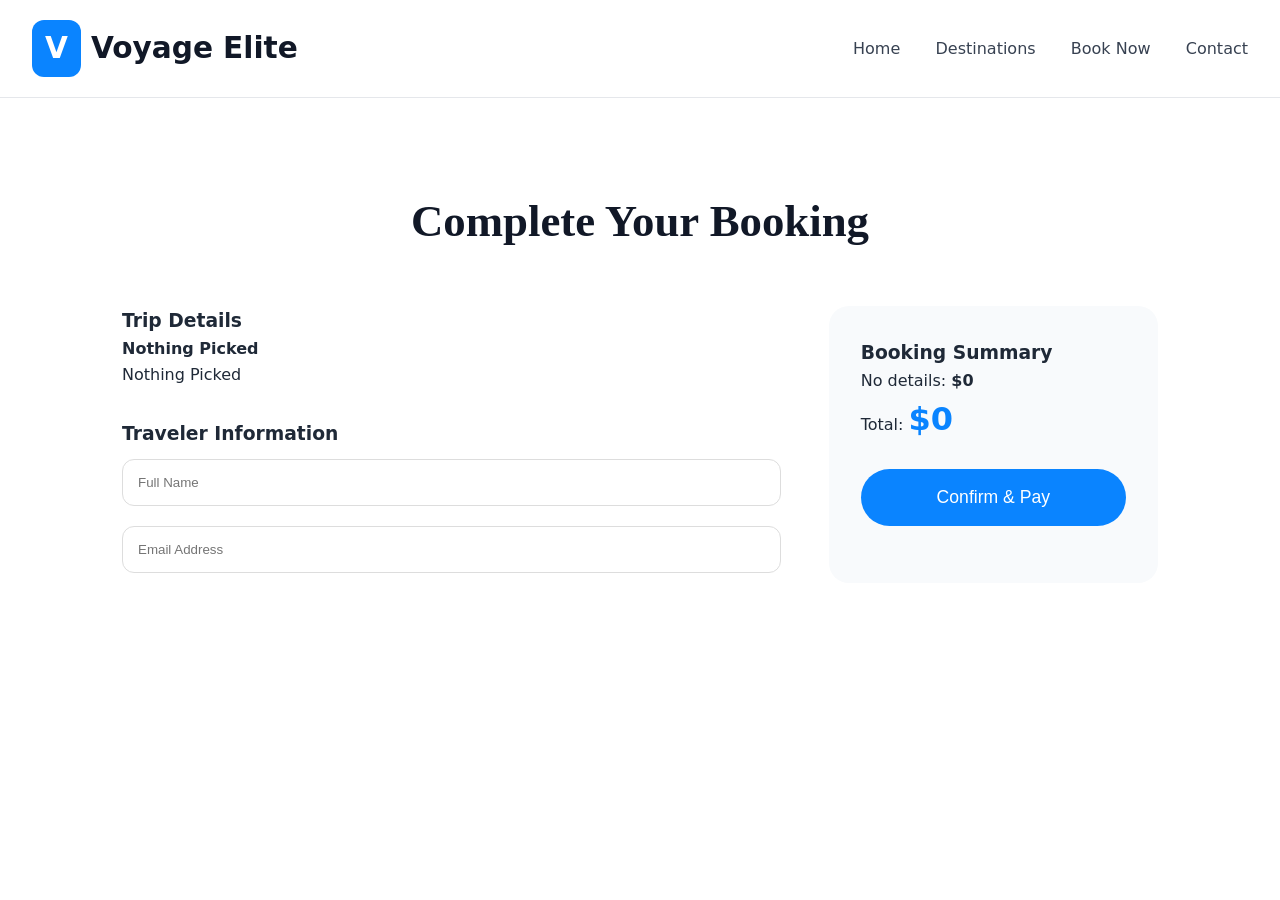
<file: booking.html>
<!DOCTYPE html>
<html lang="en">
<head>
    <meta charset="UTF-8">
    <meta name="viewport" content="width=device-width, initial-scale=1.0">
    <title>Complete Your Booking - Voyage Elite</title>
    <link rel="stylesheet" href="https://cdnjs.cloudflare.com/ajax/libs/font-awesome/6.5.1/css/all.min.css">
    <link rel="stylesheet" href="css/style.css">
</head>
<body>

    <nav>
        <div class="nav-container">
            <a href="index.html" class="logo">
                <span class="logo-icon">V</span>
                Voyage <span>Elite</span>
            </a>
            <ul class="nav-links">
                <li><a href="index.html">Home</a></li>
                <li><a href="destinations.html">Destinations</a></li>
                <li><a href="booking.html">Book Now</a></li>
                <li><a href="contact.html">Contact</a></li>
            </ul>
        </div>
    </nav>

    <section class="section">
        <h2 class="section-title heading-font">Complete Your Booking</h2>
        <div class="booking-container">
            <div>
                <h3>Trip Details</h3>
                <p><strong>Nothing Picked</strong></p>
                <p>Nothing Picked</p>
                
                <h3 style="margin-top: 2rem;">Traveler Information</h3>
                <input type="text" placeholder="Full Name" style="width:100%; padding:15px; margin:10px 0; border-radius:12px; border:1px solid #ddd;">
                <input type="email" placeholder="Email Address" style="width:100%; padding:15px; margin:10px 0; border-radius:12px; border:1px solid #ddd;">
            </div>
            
            <div style="background:#f8fafc; padding:2rem; border-radius:20px;">
                <h3>Booking Summary</h3>
                <p>No details: <strong>$0</strong></p>
                <p>Total: <strong style="font-size:2rem; color:var(--primary);">$0</strong></p>
                <button
                        style="width:100%; padding:18px; background:var(--primary); color:white; border:none; border-radius:9999px; font-size:1.1rem; margin-top:1.5rem;">
                    Confirm & Pay
                </button>
            </div>
        </div>
    </section>

</body>
</html>
</file>
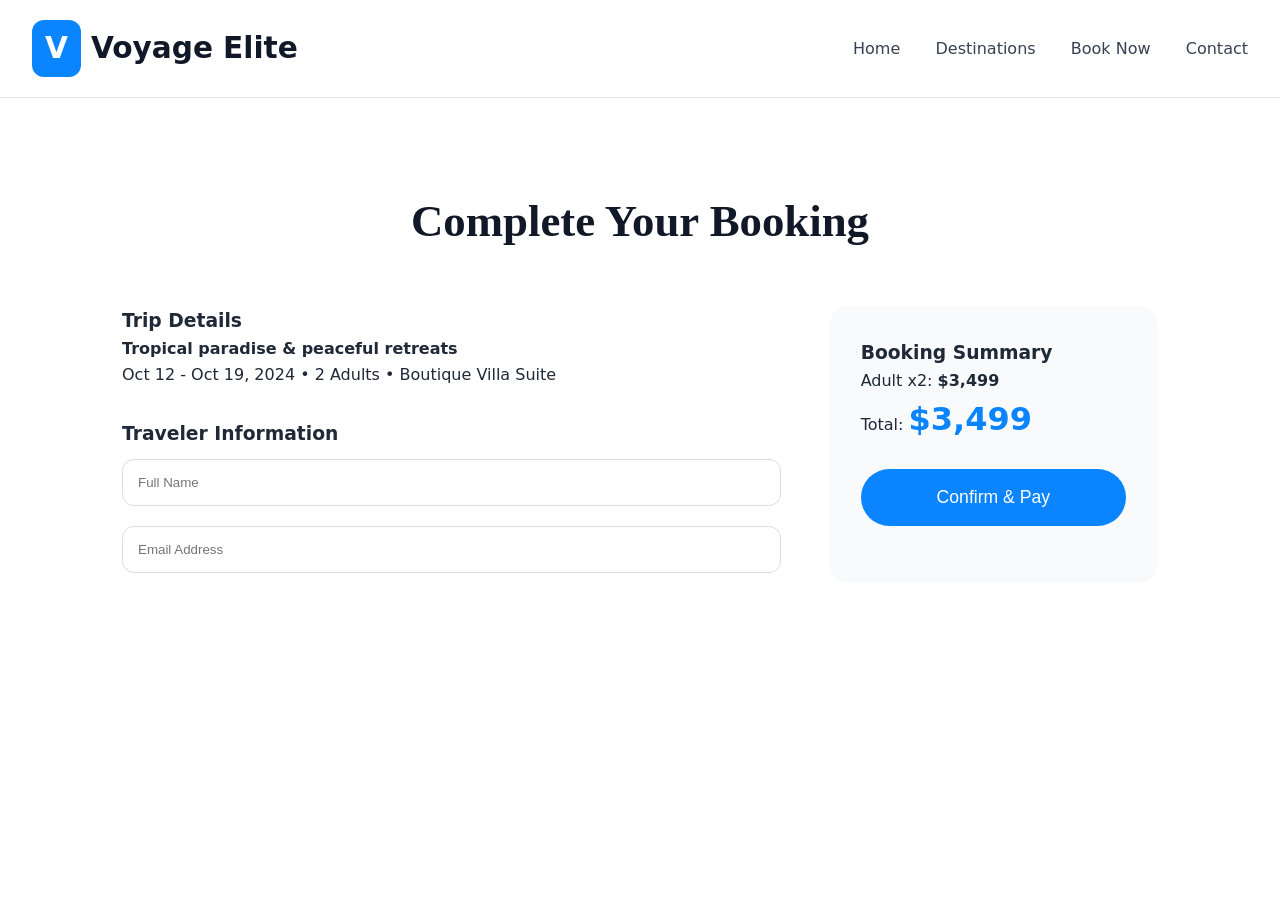
<file: booking_bali.html>
<!DOCTYPE html>
<html lang="en">
<head>
    <meta charset="UTF-8">
    <meta name="viewport" content="width=device-width, initial-scale=1.0">
    <title>Complete Your Booking - Voyage Elite</title>
    <link rel="stylesheet" href="https://cdnjs.cloudflare.com/ajax/libs/font-awesome/6.5.1/css/all.min.css">
    <link rel="stylesheet" href="css/style.css">
</head>
<body>

    <nav>
        <div class="nav-container">
            <a href="index.html" class="logo">
                <span class="logo-icon">V</span>
                Voyage <span>Elite</span>
            </a>
            <ul class="nav-links">
                <li><a href="index.html">Home</a></li>
                <li><a href="destinations.html">Destinations</a></li>
                <li><a href="booking.html">Book Now</a></li>
                <li><a href="contact.html">Contact</a></li>
            </ul>
        </div>
    </nav>

    <section class="section">
        <h2 class="section-title heading-font">Complete Your Booking</h2>
        <div class="booking-container">
            <div>
                <h3>Trip Details</h3>
                <p><strong>Tropical paradise & peaceful retreats</strong></p>
                <p>Oct 12 - Oct 19, 2024 • 2 Adults • Boutique Villa Suite</p>
                
                <h3 style="margin-top: 2rem;">Traveler Information</h3>
                <input type="text" placeholder="Full Name" style="width:100%; padding:15px; margin:10px 0; border-radius:12px; border:1px solid #ddd;">
                <input type="email" placeholder="Email Address" style="width:100%; padding:15px; margin:10px 0; border-radius:12px; border:1px solid #ddd;">
            </div>
            
            <div style="background:#f8fafc; padding:2rem; border-radius:20px;">
                <h3>Booking Summary</h3>
                <p>Adult x2: <strong>$3,499</strong></p>
                <p>Total: <strong style="font-size:2rem; color:var(--primary);">$3,499</strong></p>
                <button onclick="alert('Payment Simulated! Thank you for booking with Voyage Elite.')" 
                        style="width:100%; padding:18px; background:var(--primary); color:white; border:none; border-radius:9999px; font-size:1.1rem; margin-top:1.5rem;">
                    Confirm & Pay
                </button>
            </div>
        </div>
    </section>

</body>
</html>
</file>
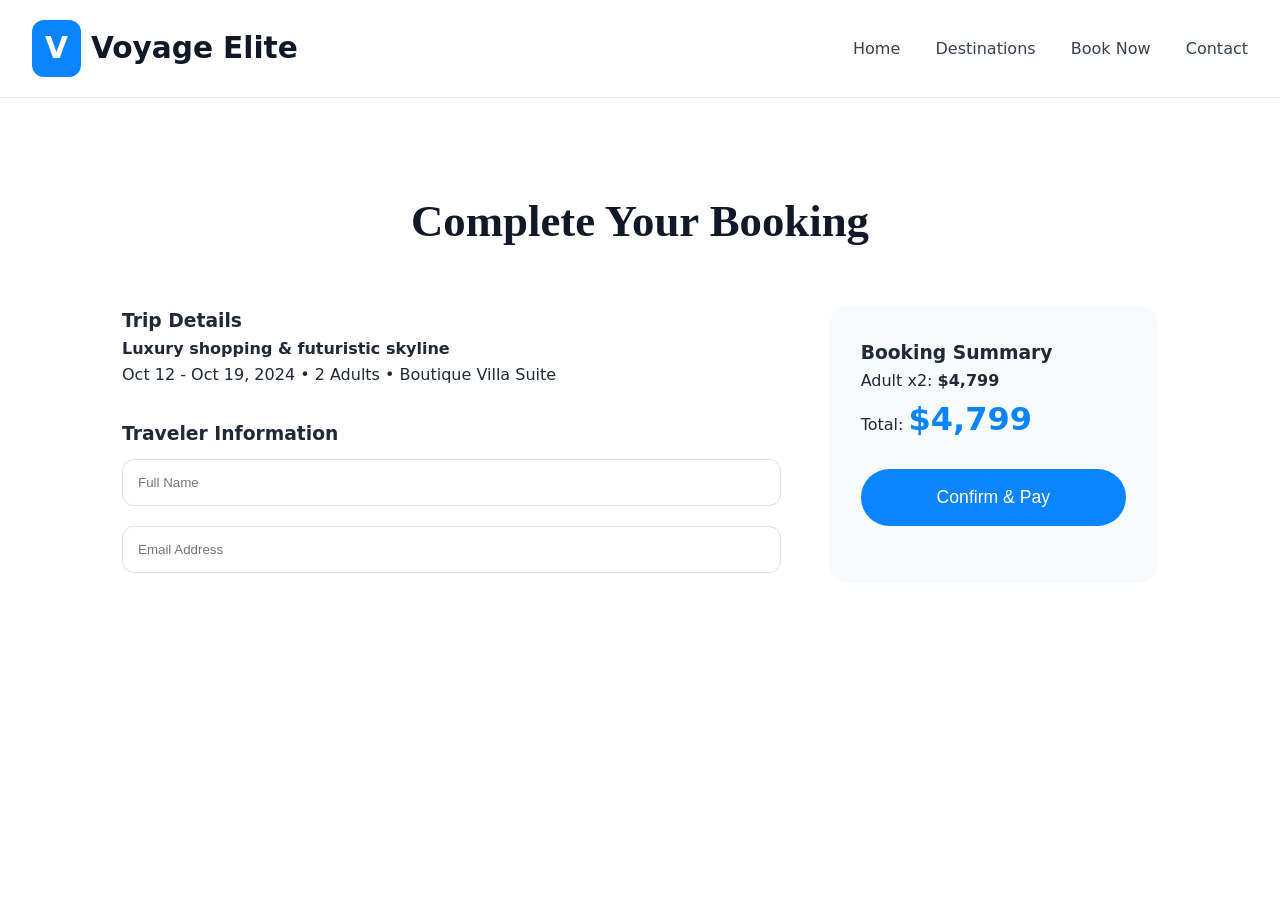
<file: booking_dubai.html>
<!DOCTYPE html>
<html lang="en">
<head>
    <meta charset="UTF-8">
    <meta name="viewport" content="width=device-width, initial-scale=1.0">
    <title>Complete Your Booking - Voyage Elite</title>
    <link rel="stylesheet" href="https://cdnjs.cloudflare.com/ajax/libs/font-awesome/6.5.1/css/all.min.css">
    <link rel="stylesheet" href="css/style.css">
</head>
<body>

    <nav>
        <div class="nav-container">
            <a href="index.html" class="logo">
                <span class="logo-icon">V</span>
                Voyage <span>Elite</span>
            </a>
            <ul class="nav-links">
                <li><a href="index.html">Home</a></li>
                <li><a href="destinations.html">Destinations</a></li>
                <li><a href="booking.html">Book Now</a></li>
                <li><a href="contact.html">Contact</a></li>
            </ul>
        </div>
    </nav>

    <section class="section">
        <h2 class="section-title heading-font">Complete Your Booking</h2>
        <div class="booking-container">
            <div>
                <h3>Trip Details</h3>
                <p><strong>Luxury shopping & futuristic skyline</strong></p>
                <p>Oct 12 - Oct 19, 2024 • 2 Adults • Boutique Villa Suite</p>
                
                <h3 style="margin-top: 2rem;">Traveler Information</h3>
                <input type="text" placeholder="Full Name" style="width:100%; padding:15px; margin:10px 0; border-radius:12px; border:1px solid #ddd;">
                <input type="email" placeholder="Email Address" style="width:100%; padding:15px; margin:10px 0; border-radius:12px; border:1px solid #ddd;">
            </div>
            
            <div style="background:#f8fafc; padding:2rem; border-radius:20px;">
                <h3>Booking Summary</h3>
                <p>Adult x2: <strong>$4,799</strong></p>
                <p>Total: <strong style="font-size:2rem; color:var(--primary);">$4,799</strong></p>
                <button onclick="alert('Payment Simulated! Thank you for booking with Voyage Elite.')" 
                        style="width:100%; padding:18px; background:var(--primary); color:white; border:none; border-radius:9999px; font-size:1.1rem; margin-top:1.5rem;">
                    Confirm & Pay
                </button>
            </div>
        </div>
    </section>

</body>
</html>
</file>
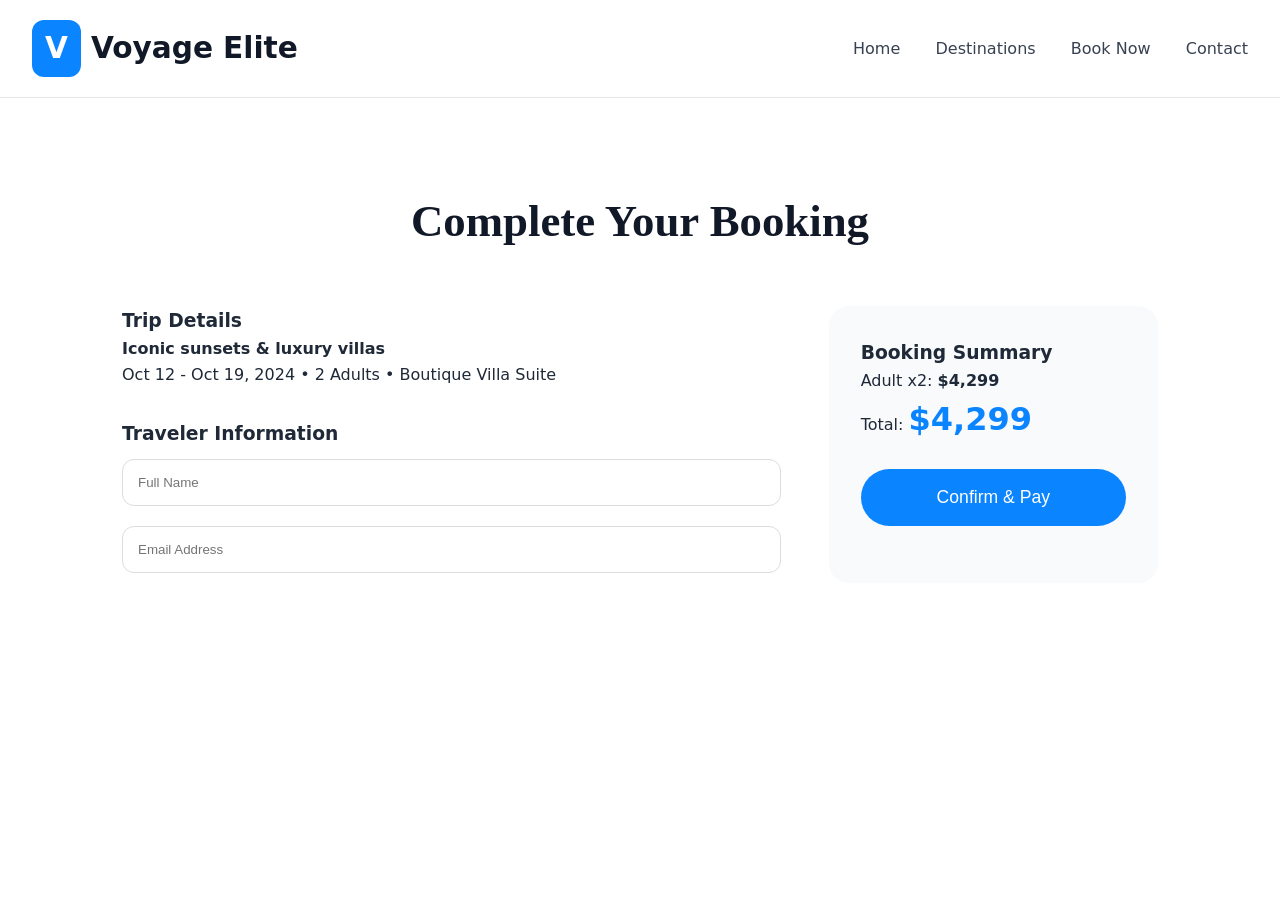
<file: booking_greece.html>
<!DOCTYPE html>
<html lang="en">
<head>
    <meta charset="UTF-8">
    <meta name="viewport" content="width=device-width, initial-scale=1.0">
    <title>Complete Your Booking - Voyage Elite</title>
    <link rel="stylesheet" href="https://cdnjs.cloudflare.com/ajax/libs/font-awesome/6.5.1/css/all.min.css">
    <link rel="stylesheet" href="css/style.css">
</head>
<body>

    <nav>
        <div class="nav-container">
            <a href="index.html" class="logo">
                <span class="logo-icon">V</span>
                Voyage <span>Elite</span>
            </a>
            <ul class="nav-links">
                <li><a href="index.html">Home</a></li>
                <li><a href="destinations.html">Destinations</a></li>
                <li><a href="booking.html">Book Now</a></li>
                <li><a href="contact.html">Contact</a></li>
            </ul>
        </div>
    </nav>

    <section class="section">
        <h2 class="section-title heading-font">Complete Your Booking</h2>
        <div class="booking-container">
            <div>
                <h3>Trip Details</h3>
                <p><strong>Iconic sunsets & luxury villas</strong></p>
                <p>Oct 12 - Oct 19, 2024 • 2 Adults • Boutique Villa Suite</p>
                
                <h3 style="margin-top: 2rem;">Traveler Information</h3>
                <input type="text" placeholder="Full Name" style="width:100%; padding:15px; margin:10px 0; border-radius:12px; border:1px solid #ddd;">
                <input type="email" placeholder="Email Address" style="width:100%; padding:15px; margin:10px 0; border-radius:12px; border:1px solid #ddd;">
            </div>
            
            <div style="background:#f8fafc; padding:2rem; border-radius:20px;">
                <h3>Booking Summary</h3>
                <p>Adult x2: <strong>$4,299</strong></p>
                <p>Total: <strong style="font-size:2rem; color:var(--primary);">$4,299</strong></p>
                <button onclick="alert('Payment Simulated! Thank you for booking with Voyage Elite.')" 
                        style="width:100%; padding:18px; background:var(--primary); color:white; border:none; border-radius:9999px; font-size:1.1rem; margin-top:1.5rem;">
                    Confirm & Pay
                </button>
            </div>
        </div>
    </section>

</body>
</html>
</file>
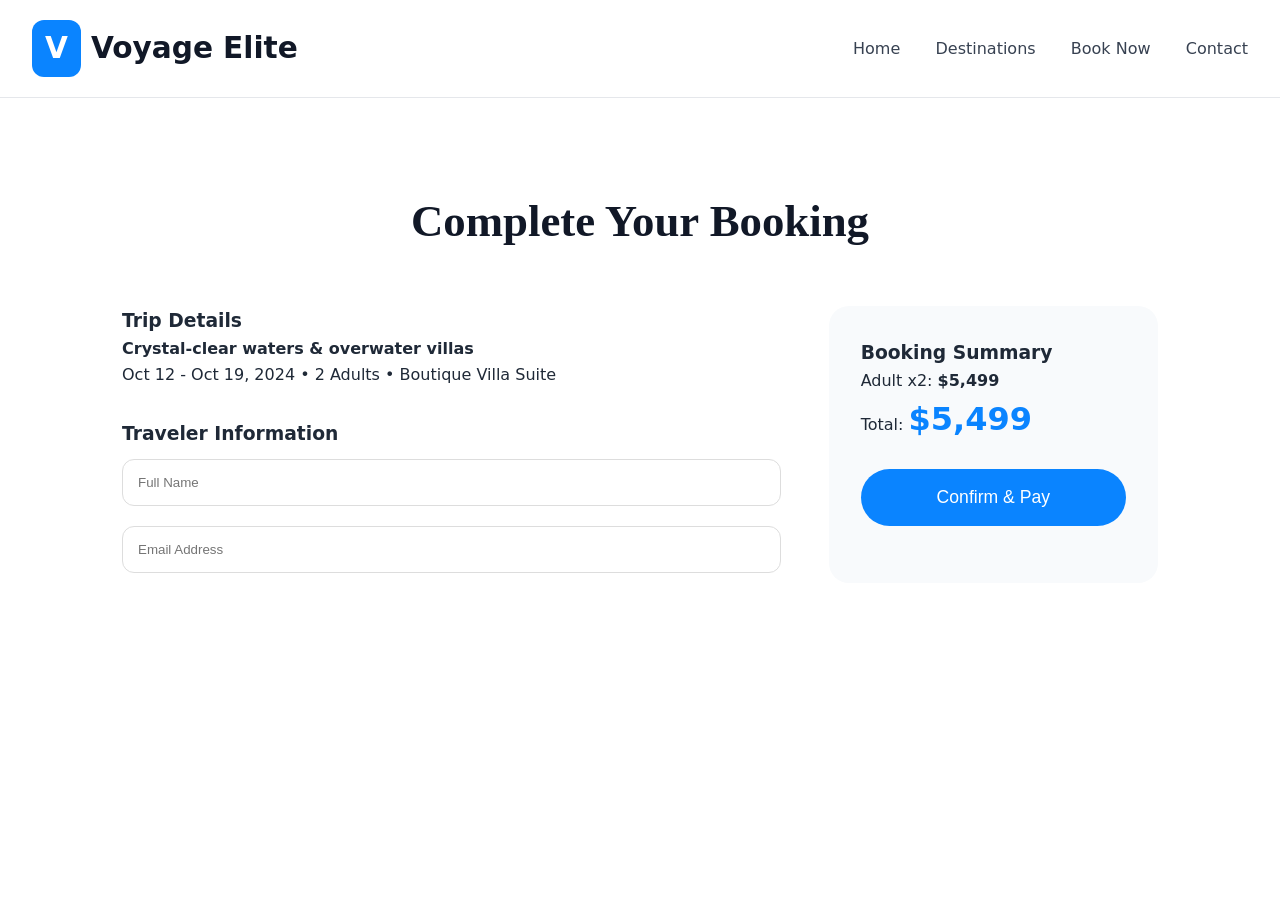
<file: booking_mal.html>
<!DOCTYPE html>
<html lang="en">
<head>
    <meta charset="UTF-8">
    <meta name="viewport" content="width=device-width, initial-scale=1.0">
    <title>Complete Your Booking - Voyage Elite</title>
    <link rel="stylesheet" href="https://cdnjs.cloudflare.com/ajax/libs/font-awesome/6.5.1/css/all.min.css">
    <link rel="stylesheet" href="css/style.css">
</head>
<body>

    <nav>
        <div class="nav-container">
            <a href="index.html" class="logo">
                <span class="logo-icon">V</span>
                Voyage <span>Elite</span>
            </a>
            <ul class="nav-links">
                <li><a href="index.html">Home</a></li>
                <li><a href="destinations.html">Destinations</a></li>
                <li><a href="booking.html">Book Now</a></li>
                <li><a href="contact.html">Contact</a></li>
            </ul>
        </div>
    </nav>

    <section class="section">
        <h2 class="section-title heading-font">Complete Your Booking</h2>
        <div class="booking-container">
            <div>
                <h3>Trip Details</h3>
                <p><strong>Crystal-clear waters & overwater villas</strong></p>
                <p>Oct 12 - Oct 19, 2024 • 2 Adults • Boutique Villa Suite</p>
                
                <h3 style="margin-top: 2rem;">Traveler Information</h3>
                <input type="text" placeholder="Full Name" style="width:100%; padding:15px; margin:10px 0; border-radius:12px; border:1px solid #ddd;">
                <input type="email" placeholder="Email Address" style="width:100%; padding:15px; margin:10px 0; border-radius:12px; border:1px solid #ddd;">
            </div>
            
            <div style="background:#f8fafc; padding:2rem; border-radius:20px;">
                <h3>Booking Summary</h3>
                <p>Adult x2: <strong>$5,499</strong></p>
                <p>Total: <strong style="font-size:2rem; color:var(--primary);">$5,499</strong></p>
                <button onclick="alert('Payment Simulated! Thank you for booking with Voyage Elite.')" 
                        style="width:100%; padding:18px; background:var(--primary); color:white; border:none; border-radius:9999px; font-size:1.1rem; margin-top:1.5rem;">
                    Confirm & Pay
                </button>
            </div>
        </div>
    </section>

</body>
</html>
</file>
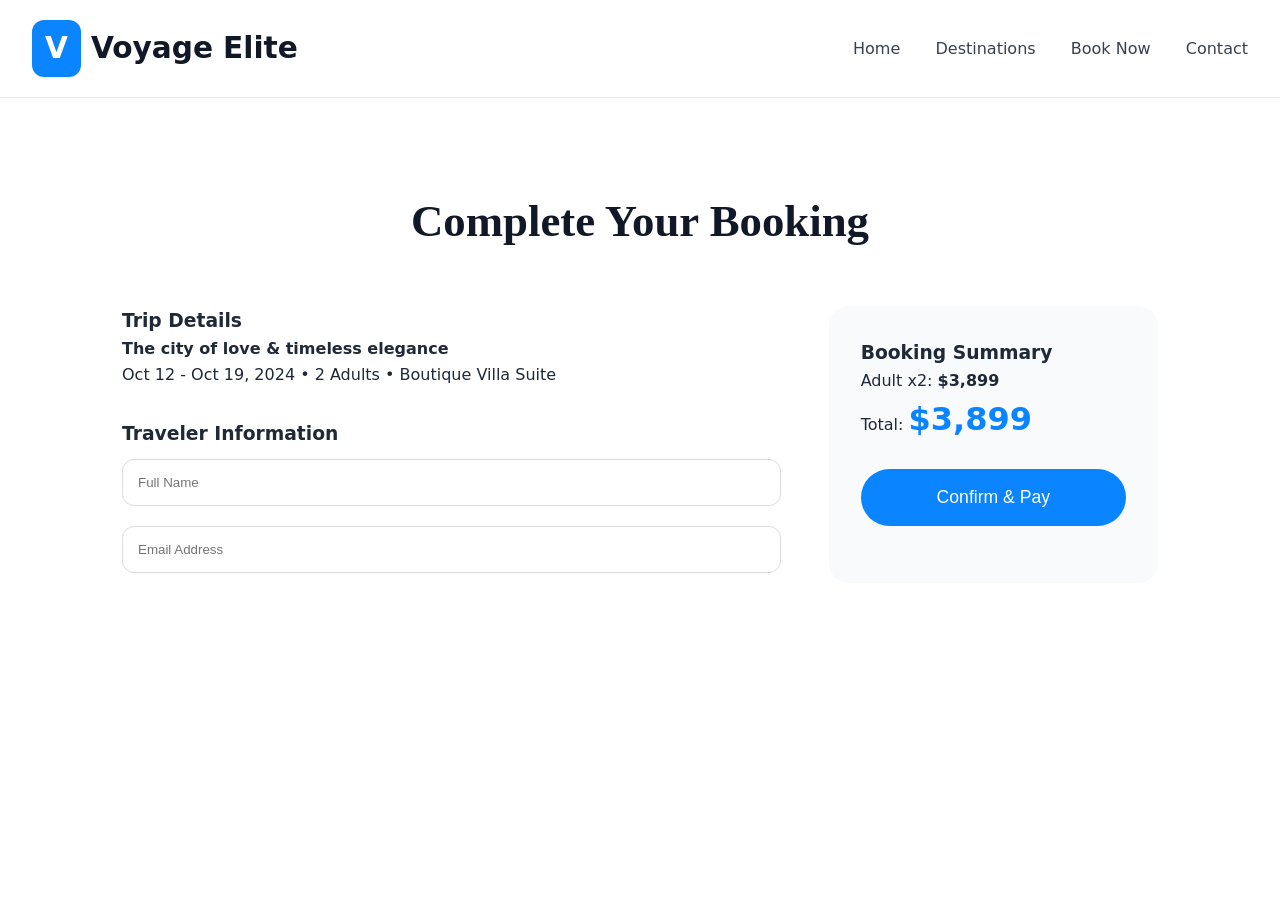
<file: booking_paris.html>
<!DOCTYPE html>
<html lang="en">
<head>
    <meta charset="UTF-8">
    <meta name="viewport" content="width=device-width, initial-scale=1.0">
    <title>Complete Your Booking - Voyage Elite</title>
    <link rel="stylesheet" href="https://cdnjs.cloudflare.com/ajax/libs/font-awesome/6.5.1/css/all.min.css">
    <link rel="stylesheet" href="css/style.css">
</head>
<body>

    <nav>
        <div class="nav-container">
            <a href="index.html" class="logo">
                <span class="logo-icon">V</span>
                Voyage <span>Elite</span>
            </a>
            <ul class="nav-links">
                <li><a href="index.html">Home</a></li>
                <li><a href="destinations.html">Destinations</a></li>
                <li><a href="booking.html">Book Now</a></li>
                <li><a href="contact.html">Contact</a></li>
            </ul>
        </div>
    </nav>

    <section class="section">
        <h2 class="section-title heading-font">Complete Your Booking</h2>
        <div class="booking-container">
            <div>
                <h3>Trip Details</h3>
                <p><strong>The city of love & timeless elegance</strong></p>
                <p>Oct 12 - Oct 19, 2024 • 2 Adults • Boutique Villa Suite</p>
                
                <h3 style="margin-top: 2rem;">Traveler Information</h3>
                <input type="text" placeholder="Full Name" style="width:100%; padding:15px; margin:10px 0; border-radius:12px; border:1px solid #ddd;">
                <input type="email" placeholder="Email Address" style="width:100%; padding:15px; margin:10px 0; border-radius:12px; border:1px solid #ddd;">
            </div>
            
            <div style="background:#f8fafc; padding:2rem; border-radius:20px;">
                <h3>Booking Summary</h3>
                <p>Adult x2: <strong>$3,899</strong></p>
                <p>Total: <strong style="font-size:2rem; color:var(--primary);">$3,899</strong></p>
                <button onclick="alert('Payment Simulated! Thank you for booking with Voyage Elite.')" 
                        style="width:100%; padding:18px; background:var(--primary); color:white; border:none; border-radius:9999px; font-size:1.1rem; margin-top:1.5rem;">
                    Confirm & Pay
                </button>
            </div>
        </div>
    </section>

</body>
</html>
</file>
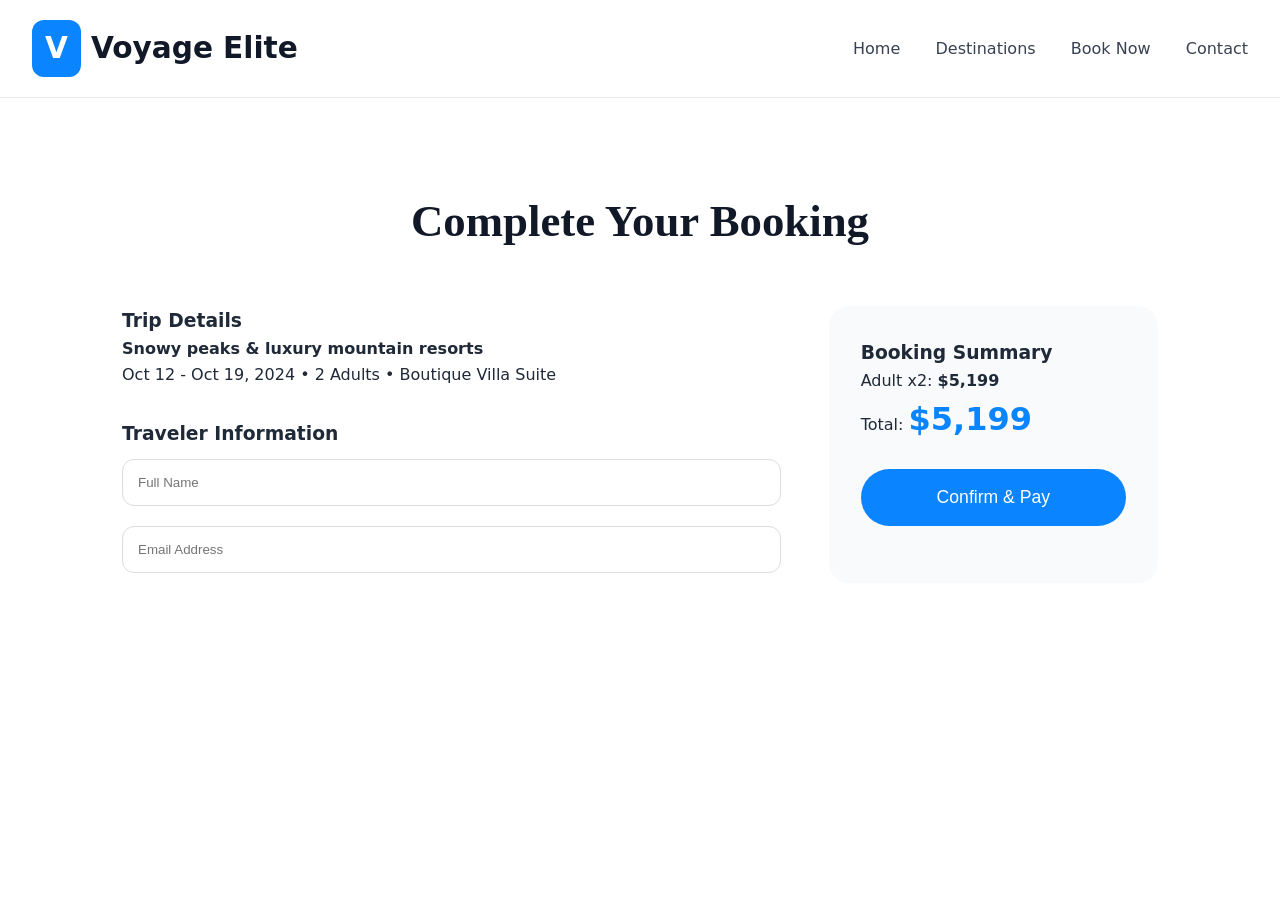
<file: booking_swiss.html>
<!DOCTYPE html>
<html lang="en">
<head>
    <meta charset="UTF-8">
    <meta name="viewport" content="width=device-width, initial-scale=1.0">
    <title>Complete Your Booking - Voyage Elite</title>
    <link rel="stylesheet" href="https://cdnjs.cloudflare.com/ajax/libs/font-awesome/6.5.1/css/all.min.css">
    <link rel="stylesheet" href="css/style.css">
</head>
<body>

    <nav>
        <div class="nav-container">
            <a href="index.html" class="logo">
                <span class="logo-icon">V</span>
                Voyage <span>Elite</span>
            </a>
            <ul class="nav-links">
                <li><a href="index.html">Home</a></li>
                <li><a href="destinations.html">Destinations</a></li>
                <li><a href="booking.html">Book Now</a></li>
                <li><a href="contact.html">Contact</a></li>
            </ul>
        </div>
    </nav>

    <section class="section">
        <h2 class="section-title heading-font">Complete Your Booking</h2>
        <div class="booking-container">
            <div>
                <h3>Trip Details</h3>
                <p><strong>Snowy peaks & luxury mountain resorts</strong></p>
                <p>Oct 12 - Oct 19, 2024 • 2 Adults • Boutique Villa Suite</p>
                
                <h3 style="margin-top: 2rem;">Traveler Information</h3>
                <input type="text" placeholder="Full Name" style="width:100%; padding:15px; margin:10px 0; border-radius:12px; border:1px solid #ddd;">
                <input type="email" placeholder="Email Address" style="width:100%; padding:15px; margin:10px 0; border-radius:12px; border:1px solid #ddd;">
            </div>
            
            <div style="background:#f8fafc; padding:2rem; border-radius:20px;">
                <h3>Booking Summary</h3>
                <p>Adult x2: <strong>$5,199</strong></p>
                <p>Total: <strong style="font-size:2rem; color:var(--primary);">$5,199</strong></p>
                <button 
                        style="width:100%; padding:18px; background:var(--primary); color:white; border:none; border-radius:9999px; font-size:1.1rem; margin-top:1.5rem;">
                    Confirm & Pay
                </button>
            </div>
        </div>
    </section>

</body>
</html>
</file>
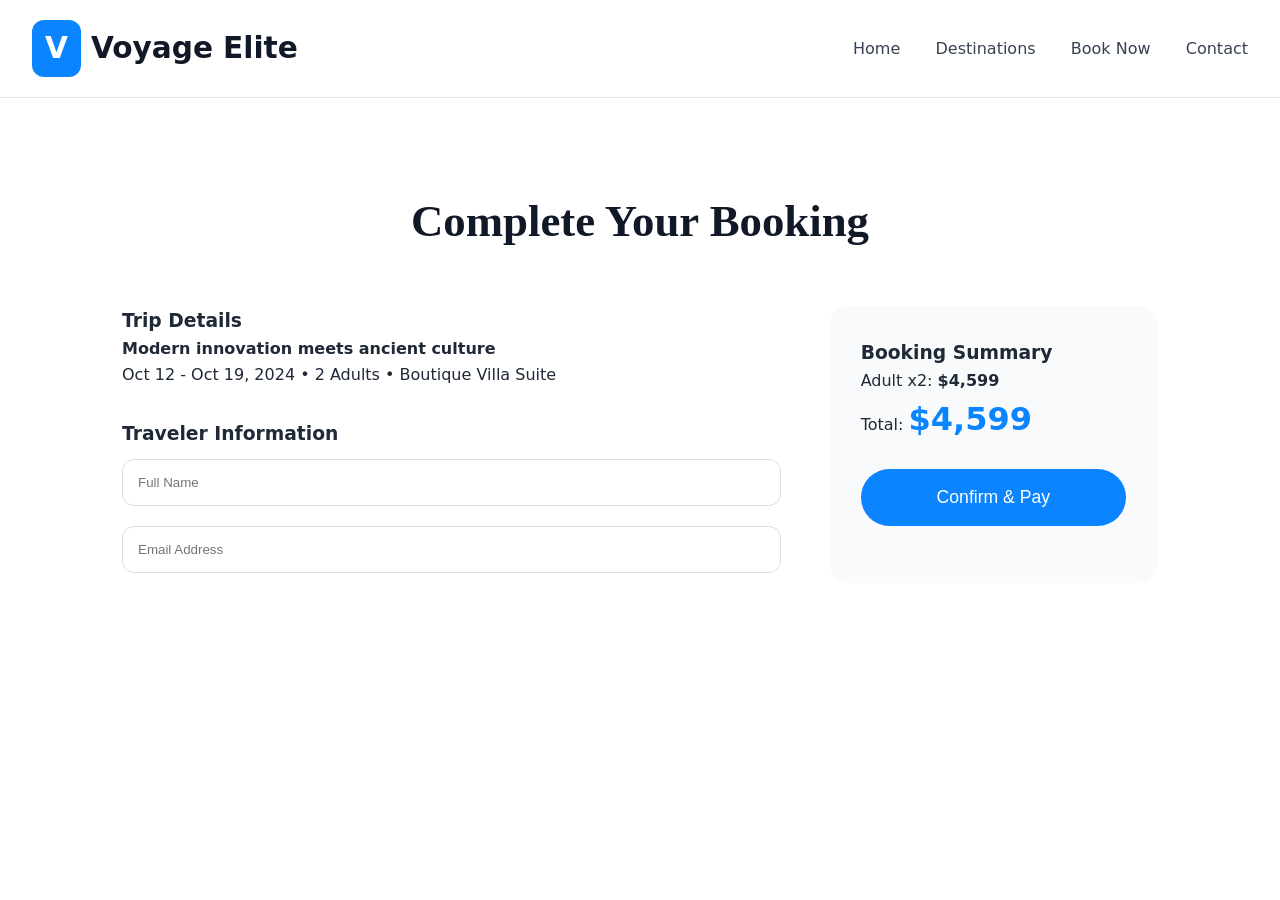
<file: booking_tokyo.html>
<!DOCTYPE html>
<html lang="en">
<head>
    <meta charset="UTF-8">
    <meta name="viewport" content="width=device-width, initial-scale=1.0">
    <title>Complete Your Booking - Voyage Elite</title>
    <link rel="stylesheet" href="https://cdnjs.cloudflare.com/ajax/libs/font-awesome/6.5.1/css/all.min.css">
    <link rel="stylesheet" href="css/style.css">
</head>
<body>

    <nav>
        <div class="nav-container">
            <a href="index.html" class="logo">
                <span class="logo-icon">V</span>
                Voyage <span>Elite</span>
            </a>
            <ul class="nav-links">
                <li><a href="index.html">Home</a></li>
                <li><a href="destinations.html">Destinations</a></li>
                <li><a href="booking.html">Book Now</a></li>
                <li><a href="contact.html">Contact</a></li>
            </ul>
        </div>
    </nav>

    <section class="section">
        <h2 class="section-title heading-font">Complete Your Booking</h2>
        <div class="booking-container">
            <div>
                <h3>Trip Details</h3>
                <p><strong>Modern innovation meets ancient culture</strong></p>
                <p>Oct 12 - Oct 19, 2024 • 2 Adults • Boutique Villa Suite</p>
                
                <h3 style="margin-top: 2rem;">Traveler Information</h3>
                <input type="text" placeholder="Full Name" style="width:100%; padding:15px; margin:10px 0; border-radius:12px; border:1px solid #ddd;">
                <input type="email" placeholder="Email Address" style="width:100%; padding:15px; margin:10px 0; border-radius:12px; border:1px solid #ddd;">
            </div>
            
            <div style="background:#f8fafc; padding:2rem; border-radius:20px;">
                <h3>Booking Summary</h3>
                <p>Adult x2: <strong>$4,599</strong></p>
                <p>Total: <strong style="font-size:2rem; color:var(--primary);">$4,599</strong></p>
                <button onclick="alert('Payment Simulated! Thank you for booking with Voyage Elite.')" 
                        style="width:100%; padding:18px; background:var(--primary); color:white; border:none; border-radius:9999px; font-size:1.1rem; margin-top:1.5rem;">
                    Confirm & Pay
                </button>
            </div>
        </div>
    </section>

</body>
</html>
</file>
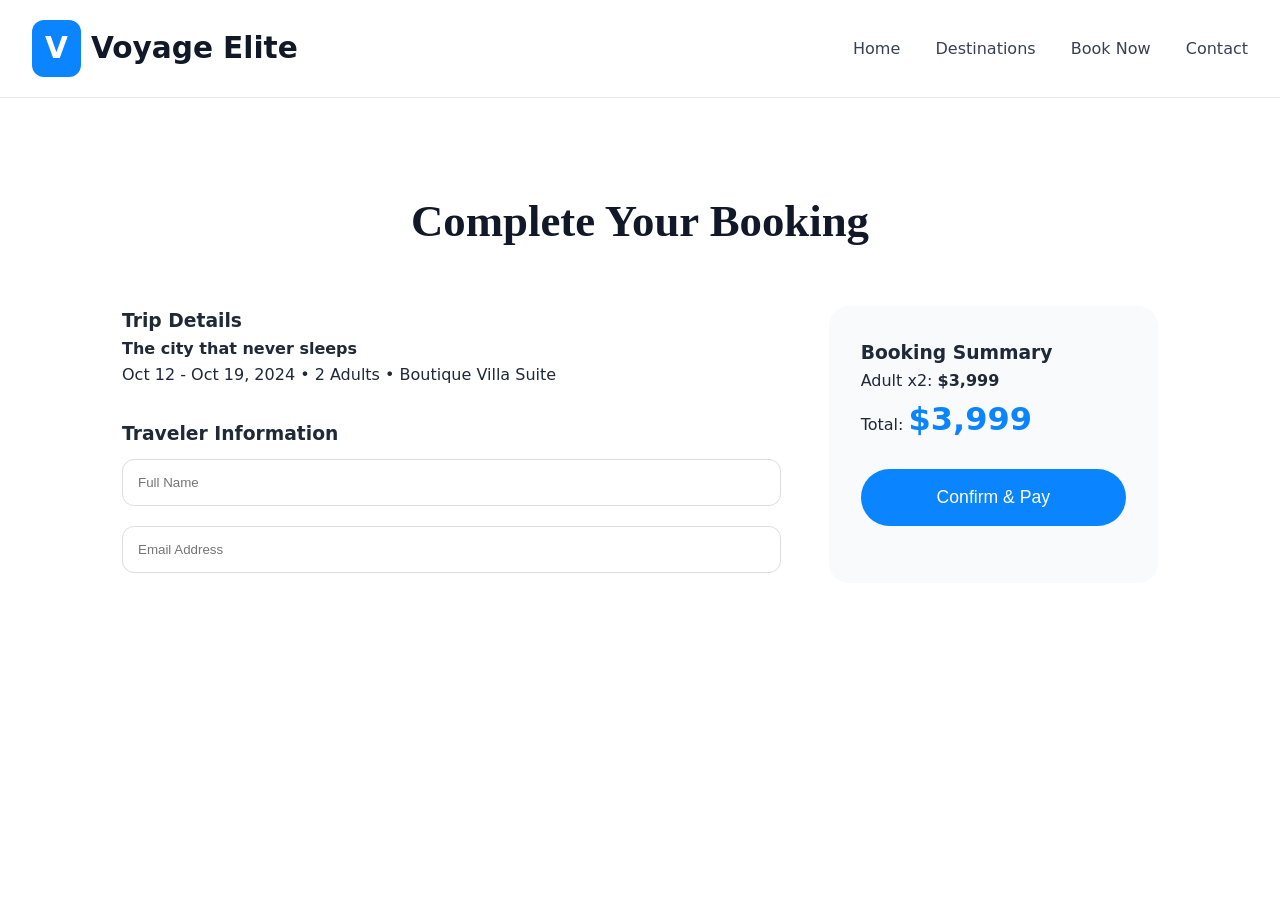
<file: booking_usa.html>
<!DOCTYPE html>
<html lang="en">
<head>
    <meta charset="UTF-8">
    <meta name="viewport" content="width=device-width, initial-scale=1.0">
    <title>Complete Your Booking - Voyage Elite</title>
    <link rel="stylesheet" href="https://cdnjs.cloudflare.com/ajax/libs/font-awesome/6.5.1/css/all.min.css">
    <link rel="stylesheet" href="css/style.css">
</head>
<body>

    <nav>
        <div class="nav-container">
            <a href="index.html" class="logo">
                <span class="logo-icon">V</span>
                Voyage <span>Elite</span>
            </a>
            <ul class="nav-links">
                <li><a href="index.html">Home</a></li>
                <li><a href="destinations.html">Destinations</a></li>
                <li><a href="booking.html">Book Now</a></li>
                <li><a href="contact.html">Contact</a></li>
            </ul>
        </div>
    </nav>

    <section class="section">
        <h2 class="section-title heading-font">Complete Your Booking</h2>
        <div class="booking-container">
            <div>
                <h3>Trip Details</h3>
                <p><strong>The city that never sleeps</strong></p>
                <p>Oct 12 - Oct 19, 2024 • 2 Adults • Boutique Villa Suite</p>
                
                <h3 style="margin-top: 2rem;">Traveler Information</h3>
                <input type="text" placeholder="Full Name" style="width:100%; padding:15px; margin:10px 0; border-radius:12px; border:1px solid #ddd;">
                <input type="email" placeholder="Email Address" style="width:100%; padding:15px; margin:10px 0; border-radius:12px; border:1px solid #ddd;">
            </div>
            
            <div style="background:#f8fafc; padding:2rem; border-radius:20px;">
                <h3>Booking Summary</h3>
                <p>Adult x2: <strong>$3,999</strong></p>
                <p>Total: <strong style="font-size:2rem; color:var(--primary);">$3,999</strong></p>
                <button onclick="alert('Payment Simulated! Thank you for booking with Voyage Elite.')" 
                        style="width:100%; padding:18px; background:var(--primary); color:white; border:none; border-radius:9999px; font-size:1.1rem; margin-top:1.5rem;">
                    Confirm & Pay
                </button>
            </div>
        </div>
    </section>

</body>
</html>
</file>
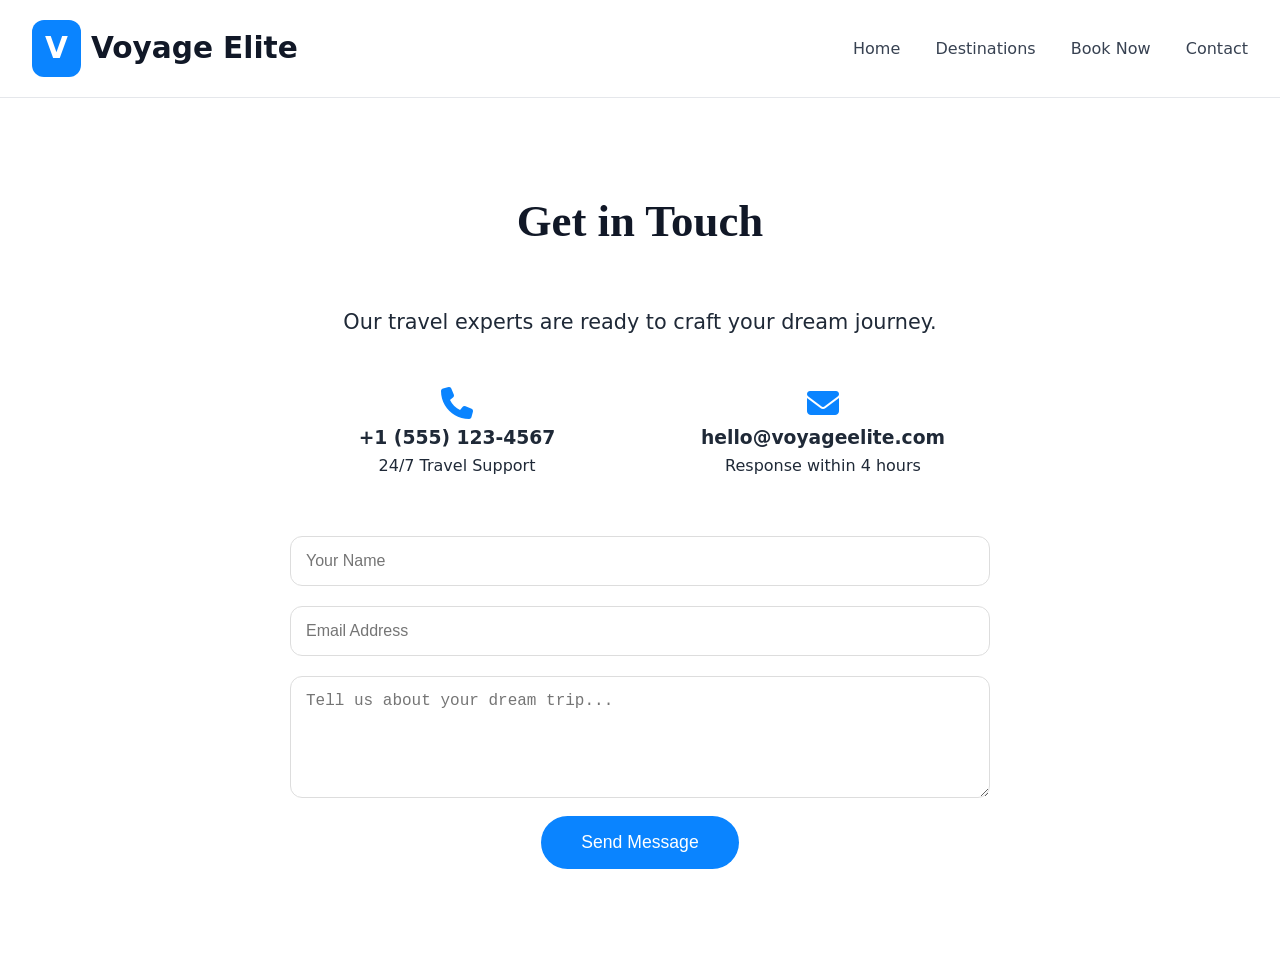
<file: contact.html>
<!DOCTYPE html>
<html lang="en">
<head>
    <meta charset="UTF-8">
    <meta name="viewport" content="width=device-width, initial-scale=1.0">
    <title>Contact Us - Voyage Elite</title>
    <link rel="stylesheet" href="https://cdnjs.cloudflare.com/ajax/libs/font-awesome/6.5.1/css/all.min.css">
    <link rel="stylesheet" href="css/style.css">
</head>
<body>

    <nav>
        <div class="nav-container">
            <a href="index.html" class="logo">
                <span class="logo-icon">V</span>
                Voyage <span>Elite</span>
            </a>
            <ul class="nav-links">
                <li><a href="index.html">Home</a></li>
                <li><a href="destinations.html">Destinations</a></li>
                <li><a href="booking.html">Book Now</a></li>
                <li><a href="contact.html">Contact</a></li>
            </ul>
        </div>
    </nav>

    <section class="section">
        <h2 class="section-title heading-font">Get in Touch</h2>
        <div style="max-width:700px; margin:0 auto; text-align:center;">
            <p style="font-size:1.3rem; margin-bottom:2rem;">Our travel experts are ready to craft your dream journey.</p>
            
            <div style="display:grid; grid-template-columns:repeat(auto-fit, minmax(280px,1fr)); gap:2rem; margin-top:3rem;">
                <div>
                    <i class="fas fa-phone fa-2x" style="color:var(--primary);"></i>
                    <h3>+1 (555) 123-4567</h3>
                    <p>24/7 Travel Support</p>
                </div>
                <div>
                    <i class="fas fa-envelope fa-2x" style="color:var(--primary);"></i>
                    <h3>hello@voyageelite.com</h3>
                    <p>Response within 4 hours</p>
                </div>
            </div>

            <form style="margin-top:3rem;">
                <input type="text" placeholder="Your Name" required style="width:100%; padding:15px; margin:10px 0; border-radius:12px;">
                <input type="email" placeholder="Email Address" required style="width:100%; padding:15px; margin:10px 0; border-radius:12px;">
                <textarea placeholder="Tell us about your dream trip..." rows="5" style="width:100%; padding:15px; margin:10px 0; border-radius:12px;"></textarea>
                <button type="submit"
                        style="padding:16px 40px; background:var(--primary); color:white; border:none; border-radius:9999px; font-size:1.1rem;">
                    Send Message
                </button>
            </form>
        </div>
    </section>

</body>
</html>
</file>
<file: css/style.css>
:root {
    --primary: #0A84FF;
    --dark: #111827;
    --light: #f8fafc;
    --gray: #64748b;
}

* {
    margin: 0;
    padding: 0;
    box-sizing: border-box;
}


body {
    font-family: 'Inter', system-ui, sans-serif;
    color: #1f2937;
    line-height: 1.6;

    opacity: 0;
    animation: pageFade 1s ease forwards;
}


nav {
    background: white;
    border-bottom: 1px solid #e5e7eb;
    position: sticky;
    top: 0;
    z-index: 1000;

    opacity: 0;
    transform: translateY(-20px);
    animation: navSlide 0.8s ease forwards;
}

.nav-container {
    max-width: 1280px;
    margin: 0 auto;
    padding: 1.25rem 2rem;
    display: flex;
    align-items: center;
    justify-content: space-between;
}

.logo {
    display: flex;
    align-items: center;
    gap: 10px;
    font-size: 1.85rem;
    font-weight: 700;
    text-decoration: none;
    color: var(--dark);
}

.logo-icon {
    background: var(--primary);
    color: white;
    padding: 5px 13px;
    border-radius: 12px;
    font-weight: bold;
}

.nav-links {
    display: flex;
    gap: 2.2rem;
    list-style: none;
}

.nav-links a {
    text-decoration: none;
    color: #374151;
    font-weight: 500;
    transition: color 0.3s;
}

.nav-links a:hover {
    color: var(--primary);
}

.book-btn {
    background: var(--primary);
    color: white;
    padding: 12px 28px;
    border-radius: 9999px;
    border: none;
    font-weight: 600;
    cursor: pointer;
    transition: all 0.3s;
}

.book-btn:hover {
    background: #0a6ed6;
    transform: translateY(-2px);
}


.hero {
    height: 100vh;
    min-height: 650px;
    background: linear-gradient(rgba(0,0,0,0.45), rgba(0,0,0,0.55)), 
                url('https://picsum.photos/id/1015/2000/1200') center/cover no-repeat;
    display: flex;
    align-items: center;
    color: white;
    position: relative;
}

.hero-content {
    max-width: 1100px;
    margin: 0 auto;
    padding: 0 2rem;
    text-align: center;

    opacity: 0;
    transform: translateY(40px);
    animation: heroReveal 1.2s ease forwards;
    animation-delay: 0.3s;
}

.heading-font {
    font-family: 'Playfair Display', serif;
}

.hero h1 {
    font-size: 4.5rem;
    line-height: 1.1;
    margin-bottom: 1rem;
}

.hero p {
    font-size: 1.4rem;
    max-width: 700px;
    margin: 0 auto 2.5rem;
}


.search-bar {
    background: white;
    border-radius: 9999px;
    padding: 20px;
    box-shadow: 0 25px 50px -12px rgba(0, 0, 0, 0.4);
    max-width: 920px;
    margin: 0 auto;
}

.search-grid {
    display: grid;
    grid-template-columns: repeat(auto-fit, minmax(200px, 1fr));
    gap: 10px;
}

.input-group {
    position: relative;
}

.input-group input {
    width: 100%;
    padding: 18px 20px 18px 50px;
    border: none;
    border-radius: 9999px;
    font-size: 1.05rem;
    outline: none;
    background: #f8fafc;
}

.input-group i {
    position: absolute;
    left: 20px;
    top: 50%;
    transform: translateY(-50%);
    color: #6b7280;
}

.search-btn {
    background: var(--primary);
    color: white;
    border: none;
    border-radius: 9999px;
    padding: 18px 40px;
    font-weight: 600;
    cursor: pointer;
    font-size: 1.1rem;
}


.trust-bar {
    background: white;
    padding: 2rem 0;
    border-bottom: 1px solid #e5e7eb;
}

.trust-container {
    max-width: 1280px;
    margin: 0 auto;
    display: flex;
    flex-wrap: wrap;
    justify-content: center;
    gap: 3rem;
    padding: 0 2rem;
    text-align: center;
    font-size: 1.1rem;
}


.section {
    padding: 5.5rem 2rem;
    max-width: 1280px;
    margin: 0 auto;
}

.section-title {
    font-size: 2.8rem;
    text-align: center;
    margin-bottom: 3rem;
    color: var(--dark);
}


.destinations-grid {
    display: grid;
    grid-template-columns: repeat(auto-fit, minmax(310px, 1fr));
    gap: 2rem;
}

.dest-card {
    background: white;
    border-radius: 24px;
    overflow: hidden;
    box-shadow: 0 10px 15px -3px rgba(0, 0, 0, 0.1);
    transition: all 0.4s ease;
    cursor: pointer;

    opacity: 0;
    transform: translateY(40px);
    animation: cardReveal 0.8s ease forwards;
}


.dest-card:nth-child(1) {
    animation-delay: 0.2s;
}

.dest-card:nth-child(2) {
    animation-delay: 0.4s;
}

.dest-card:nth-child(3) {
    animation-delay: 0.6s;
}

.dest-card:nth-child(4) {
    animation-delay: 0.8s;
}

.dest-card:nth-child(5) {
    animation-delay: 1s;
}

.dest-card:nth-child(6) {
    animation-delay: 1.2s;
}

.dest-card:hover {
    transform: translateY(-15px);
    box-shadow: 0 25px 50px -12px rgba(0, 0, 0, 0.25);
}

.dest-card img {
    width: 100%;
    height: 260px;
    object-fit: cover;
    transition: transform 0.5s ease;
}

.dest-card:hover img {
    transform: scale(1.08);
}

.dest-content {
    padding: 1.8rem;
}

.dest-content h3 {
    margin-bottom: 0.5rem;
    font-size: 1.35rem;
}

.price-row {
    display: flex;
    justify-content: space-between;
    align-items: center;
    margin-top: 1.5rem;
}

.price {
    font-size: 1.85rem;
    font-weight: 700;
    color: var(--dark);
}

.btn-primary {
    background: #111827;
    color: white;
    padding: 12px 26px;
    border: none;
    border-radius: 9999px;
    cursor: pointer;
    font-weight: 500;
    transition: all 0.3s;
}

.btn-primary:hover {
    background: var(--primary);
}

.booking-container {
    max-width: 1100px;
    margin: 3rem auto;
    display: grid;
    grid-template-columns: 2fr 1fr;
    gap: 3rem;
    padding: 0 2rem;
}

@media (max-width: 900px) {
    .booking-container {
        grid-template-columns: 1fr;
    }
}


form input,
form textarea {
    width: 100%;
    padding: 15px;
    margin: 10px 0;
    border: 1px solid #ddd;
    border-radius: 12px;
    font-size: 1rem;
}

.footer {
  display: flex;
  justify-content: space-between;
  align-items: center;

  padding: 16px 40px;
  background-color: #f8fafc;

  font-size: 14px;
  color: #666;
  border-top: 1px solid #f8fafc;
}

.footer-right {
  display: flex;
  gap: 24px;
}

.footer-right a {
  text-decoration: none;
  color: #666;
  transition: color 0.3s ease;
}

.footer-right a:hover {
  color: #000;
}


@media (max-width: 768px) {
    .hero h1 {
        font-size: 3.2rem;
    }

    .nav-links {
        display: none;
    }

    .section {
        padding: 4rem 1rem;
    }

    .section-title {
        font-size: 2.3rem;
    }
}


footer {
    background: #0f172a;
    color: #cbd5e1;
    padding: 4rem 2rem 2rem;
    margin-top: 3rem;
}

.footer-grid {
    max-width: 1280px;
    margin: 0 auto;
    display: grid;
    grid-template-columns: repeat(auto-fit, minmax(220px, 1fr));
    gap: 2.5rem;
}

@keyframes pageFade {
    from {
        opacity: 0;
    }
    to {
        opacity: 1;
    }
}

@keyframes navSlide {
    from {
        opacity: 0;
        transform: translateY(-30px);
    }
    to {
        opacity: 1;
        transform: translateY(0);
    }
}

@keyframes heroReveal {
    from {
        opacity: 0;
        transform: translateY(50px);
    }
    to {
        opacity: 1;
        transform: translateY(0);
    }
}

@keyframes cardReveal {
    from {
        opacity: 0;
        transform: translateY(50px);
    }
    to {
        opacity: 1;
        transform: translateY(0);
    }
}
</file>
